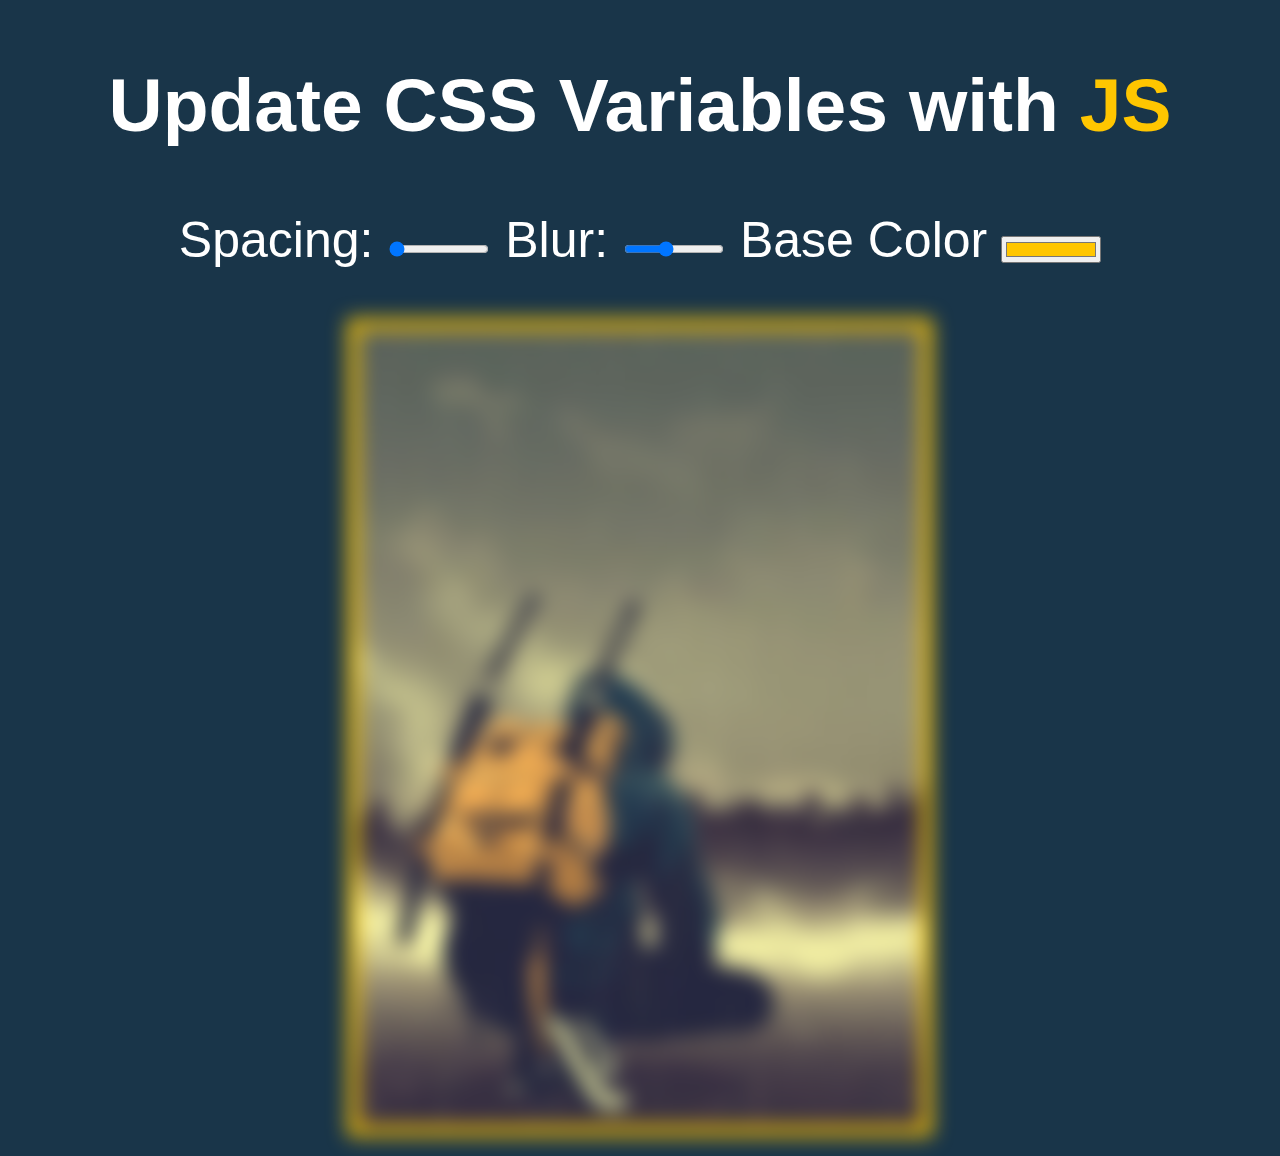
<file: playing with cssvariables/index.html>
<!DOCTYPE html>
<html lang="en">
<head>
    <meta charset="UTF-8">
    <link href="style.css" type="text/css" rel="stylesheet">
    <title>Scoped CSS Variables and JS</title>
</head>
<body>
<h2>Update CSS Variables with <span class='hl'>JS</span></h2>

<div class="controls">
    <label for="spacing">Spacing:</label>
    <input id="spacing" type="range" name="spacing" min="10" max="200" value="10" data-sizing="px">

    <label for="blur">Blur:</label>
    <input id="blur" type="range" name="blur" min="0" max="25" value="10" data-sizing="px">

    <label for="base">Base Color</label>
    <input id="base" type="color" name="base" value="#ffc600">
</div>
<img src="image.jpg">
<script src="app.js"></script>
</body>
</file>
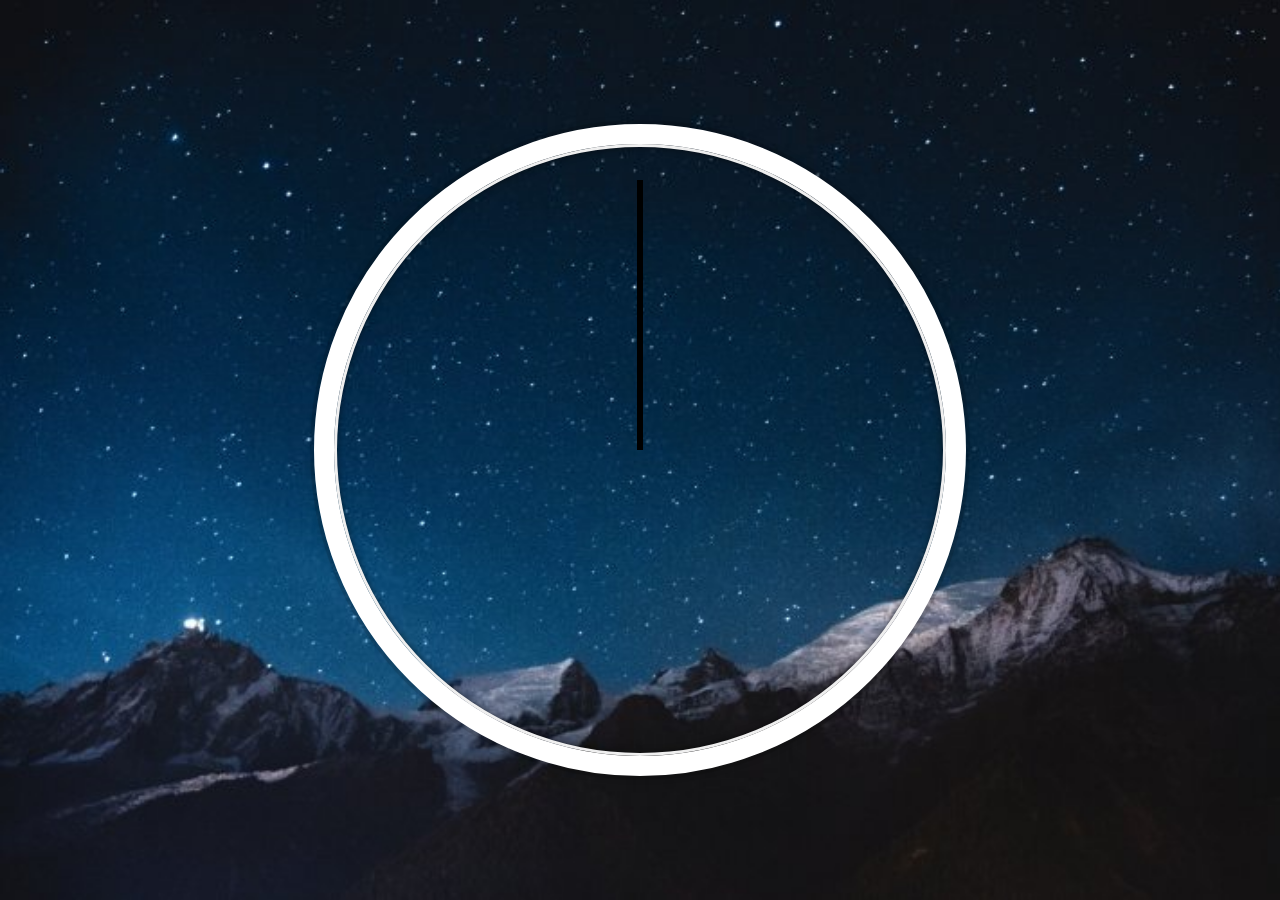
<file: Clock/clock.html>
<!DOCTYPE html> 
<html>
<head>
    <title>JS_Clock</title>
    <link href="clock.css" rel="stylesheet" type="text/css">
</head>
<body>
    <div class="clock">
        <div class="clock-face">
            <div class="hand hour-hand"></div>
            <div class="hand min-hand"></div>
            <div class="hand second-hand"></div>
        </div>
        
    </div>
    <script src="clock.js"></script>
</body>
</html>
</file>
<file: playing with cssvariables/style.css>
:root {
    --base: #ffc600;
    --spacing: 10px;
    --blur: 10px;
}

img {
    padding: var(--spacing);
    background: var(--base);
    filter: blur(var(--blur));
}

.hl {
    color: var(--base);
}

/*
  misc styles, nothing to do with CSS variables
*/

body {
    text-align: center;
    background: #193549;
    color: white;
    font-family: 'helvetica neue', sans-serif;
    font-weight: 100;
    font-size: 50px;
}

.controls {
    margin-bottom: 50px;
}

input {
    width:100px;
}
</file>
<file: Clock/clock.css>
﻿html {
    background: #01BDED url("images/night-mountains-stars-sky.jpg");
    background-size: cover;
    font-family: Arial, sans-serif;
    text-align: center;
    font-size: 18px;
}


body {
    margin: 0;
    font-size: 2rem;
    display:flex;
    flex:1;
    min-height: 100vh;
    align-items: center;
}

.clock {
    width: 30rem;
    height: 30rem;
    border:20px solid white;
    border-radius:50%;
    margin:50px auto;
    position: relative;
    padding:2rem;
    box-shadow:
            0 0 0 4px rgba(0,0,0,0.1),
            inset 0 0 0 3px #EFEFEF,
            inset 0 0 10px black,
            0 0 10px rgba(0,0,0,0.2);
}

.clock-face {
    position: relative;
    width: 100%;
    height: 100%;
    transform: translateY(-3px); /* account for the height of the clock hands */
}

.hand {
    width:50%;
    height:6px;
    background:black;
    position: absolute;
    top:50%;
    transform-origin: 100%;
    transform: rotate(90deg);
    transition: all 0.05s;
    transition-timing-function: cubic-bezier(0.1, 2.7, 0.58, 1);
}
</file>
